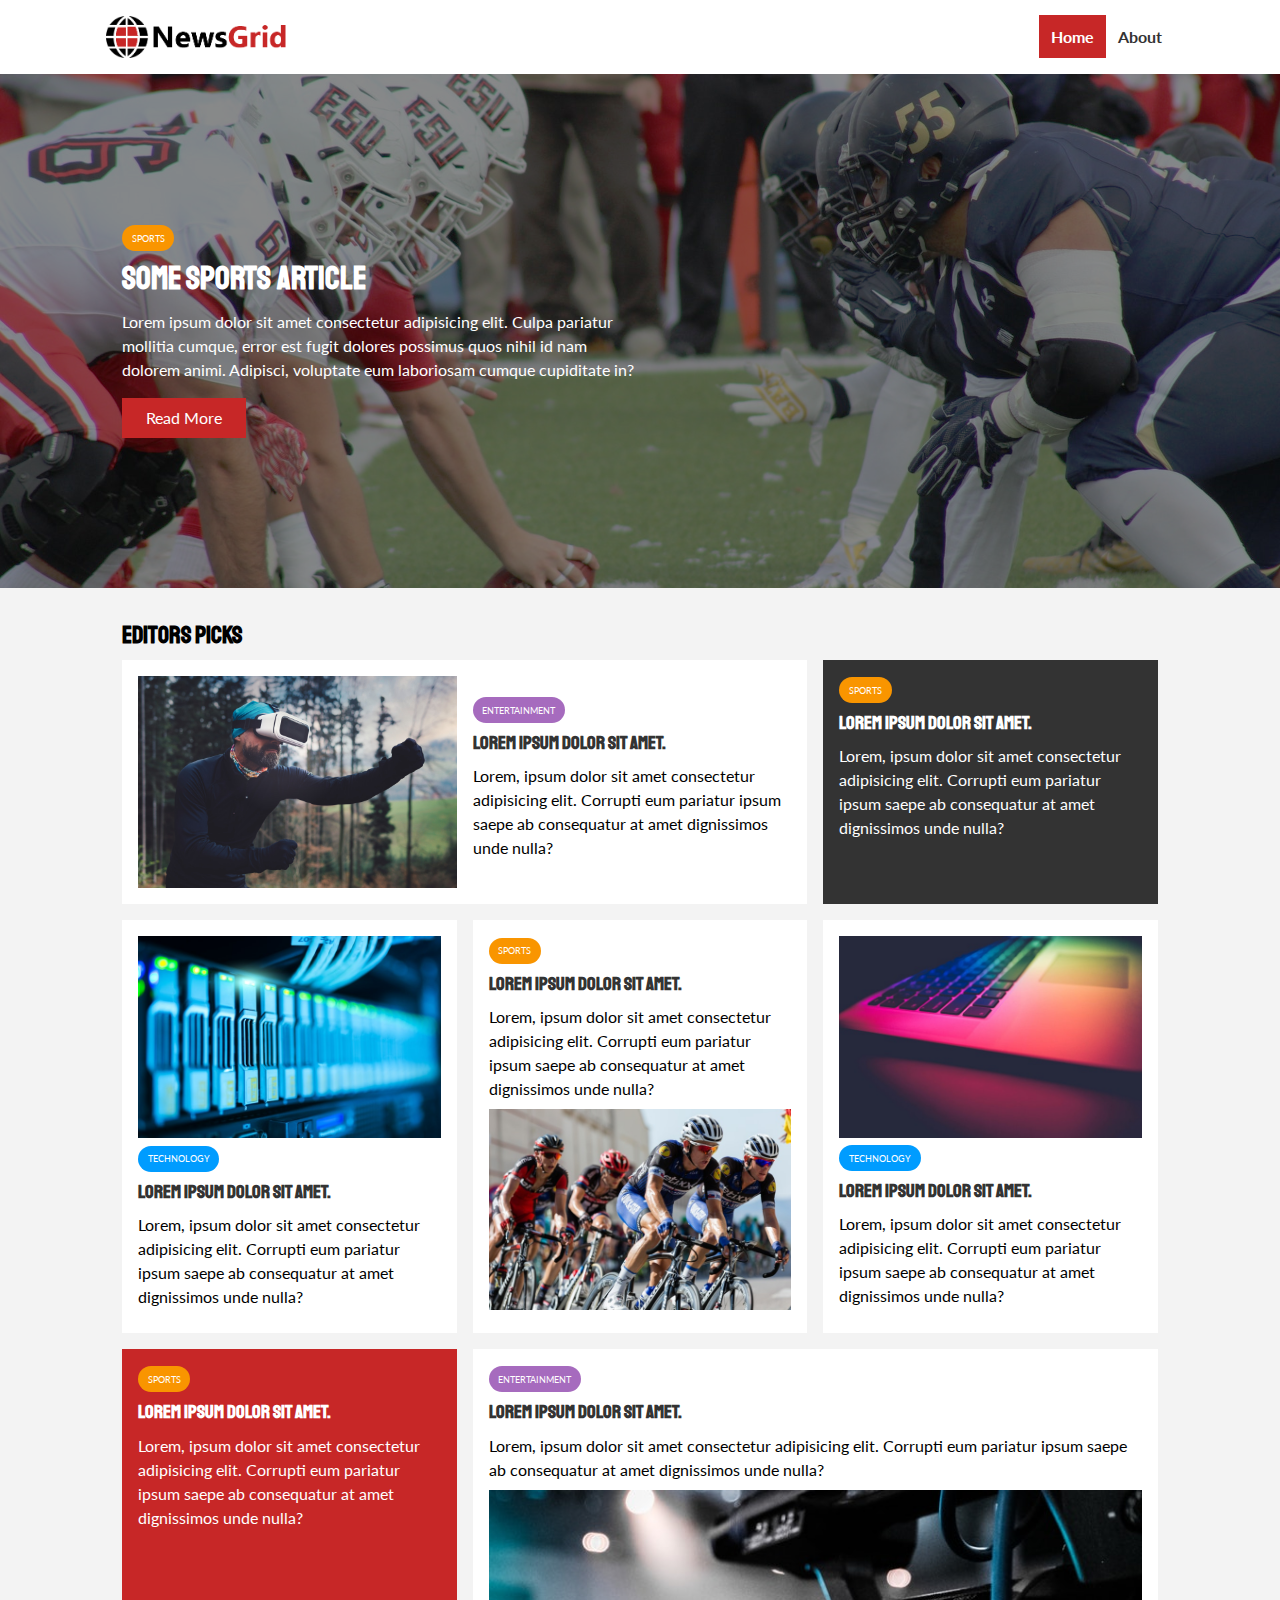
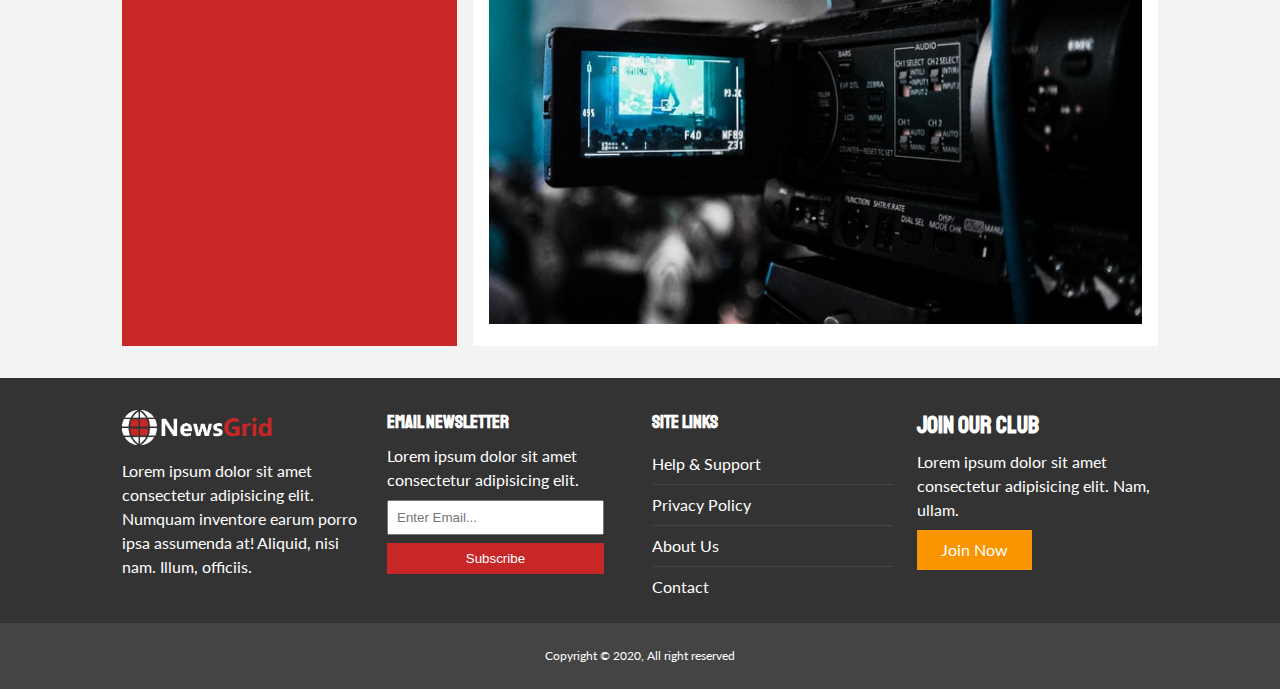
<file: index.html>
<!DOCTYPE html>
<html lang="en">
<head>
    <meta charset="UTF-8">
    <meta name="viewport" content="width=device-width, initial-scale=1.0">
    <link rel="stylesheet" href="https://cdnjs.cloudflare.com/ajax/libs/font-awesome/5.6.0/css/all.min.css" integrity="sha512-ykRBEJhyZ+B/BIJcBuOyUoIxh0OfdICfHPnPfBy7eIiyJv536ojTCsgX8aqrLQ9VJZHGz4tvYyzOM0lkgmQZGw==" crossorigin="anonymous" />
    <link rel="stylesheet" href="./css/style.css">
    <link rel="stylesheet" media="screen and (max-width:768px)" href="./css/mobile.css">
    
    <!-- Favicon -->
    <link rel="apple-touch-icon" sizes="180x180" href="/apple-touch-icon.png">
    <link rel="icon" type="image/png" sizes="32x32" href="/favicon-32x32.png">
    <link rel="icon" type="image/png" sizes="16x16" href="/favicon-16x16.png">
    <link rel="manifest" href="/site.webmanifest">

    <title>NewsGrid | Latest News</title>
</head>
<body>

    <!-- Navbar -->
    <nav id="main-nav">
        <div class="container">
            <img src="./img/logo.png" alt="NewsGrid" class="logo">
            <div class="social">
                <a href="https://facebook.com" target="_blank"><i class="fab fa-facebook fa-2x"></i></a>
                <a href="https://twitter.com" target="_blank"><i class="fab fa-twitter fa-2x"></i></a>
                <a href="https://instagram.com" target="_blank"><i class="fab fa-instagram fa-2x"></i></a>
                <a href="https://youtube.com" target="_blank"><i class="fab fa-youtube fa-2x"></i></a>
            </div>

            <ul>
                <li><a href="index.html" class="current">Home</a></li>
                <li><a href="about.html">About</a></li>
            </ul>
        </div>
    </nav>
    

    <!-- Showcase -->
    <header id="showcase">
        <div class="container">
            <div class="showcase-container">
                <div class="showcase-content">
                    <div class="category category-sports">
                        Sports
                    </div>
                    <h1>Some Sports Article</h1>
                    <p>Lorem ipsum dolor sit amet consectetur adipisicing elit. Culpa pariatur mollitia cumque, error est fugit dolores possimus quos nihil id nam dolorem animi. Adipisci, voluptate eum laboriosam cumque cupiditate in?</p>
                    <a href="article.html" class="btn btn-primary">Read More</a>
                </div>
            </div>
        </div>
    </header>

    <!-- Home Articles -->
    <section id="home-articles" class="py-2">
        <div class="container">
            <h2>Editors Picks</h2>
            <div class="articles-container">

                <article class="card">
                    <img src="./img/articles/ent1.jpg" alt="">
                    <div>
                        <div class="category category-ent">Entertainment</div>
                        <h3>
                            <a href="article.html">Lorem ipsum dolor sit amet.</a>
                        </h3>
                        <p>Lorem, ipsum dolor sit amet consectetur adipisicing elit. Corrupti eum pariatur ipsum saepe ab consequatur at amet dignissimos unde nulla?</p>
                    </div>
                </article>

                <article class="card bg-dark">
                    <div class="category category-sports">Sports</div>
                    <h3>
                        <a href="article.html">Lorem ipsum dolor sit amet.</a>
                    </h3>
                    <p>Lorem, ipsum dolor sit amet consectetur adipisicing elit. Corrupti eum pariatur ipsum saepe ab consequatur at amet dignissimos unde nulla?</p>
                    
                </article>


                <article class="card">
                    <img src="./img/articles/tech1.jpg" alt="" srcset="">
                    <div class="category category-tech">Technology</div>
                    <h3>
                        <a href="article.html">Lorem ipsum dolor sit amet.</a>
                    </h3>
                    <p>Lorem, ipsum dolor sit amet consectetur adipisicing elit. Corrupti eum pariatur ipsum saepe ab consequatur at amet dignissimos unde nulla?</p>
                    
                </article>

                <article class="card">
                    <div class="category category-sports">Sports</div>
                    <h3>
                        <a href="article.html">Lorem ipsum dolor sit amet.</a>
                    </h3>
                    <p>Lorem, ipsum dolor sit amet consectetur adipisicing elit. Corrupti eum pariatur ipsum saepe ab consequatur at amet dignissimos unde nulla?</p>
                    
                    <img src="./img/articles/sports1.jpg" alt="" srcset="">
                </article>


                <article class="card">
                    <img src="./img/articles/tech2.jpg" alt="" srcset="">
                    <div class="category category-tech">Technology</div>
                    <h3>
                        <a href="article.html">Lorem ipsum dolor sit amet.</a>
                    </h3>
                    <p>Lorem, ipsum dolor sit amet consectetur adipisicing elit. Corrupti eum pariatur ipsum saepe ab consequatur at amet dignissimos unde nulla?</p>
                    
                </article>

                <article class="card bg-primary">
                    <div class="category category-sports">Sports</div>
                    <h3>
                        <a href="article.html">Lorem ipsum dolor sit amet.</a>
                    </h3>
                    <p>Lorem, ipsum dolor sit amet consectetur adipisicing elit. Corrupti eum pariatur ipsum saepe ab consequatur at amet dignissimos unde nulla?</p>
                    
                </article>

                <article class="card">
                    <div>
                        <div class="category category-ent">Entertainment</div>
                        <h3>
                            <a href="article.html">Lorem ipsum dolor sit amet.</a>
                        </h3>
                        <p>Lorem, ipsum dolor sit amet consectetur adipisicing elit. Corrupti eum pariatur ipsum saepe ab consequatur at amet dignissimos unde nulla?</p>
                    </div>
                    <img src="./img/articles/ent2.jpg" alt="">
                </article>
            </div>
        </div>
    </section>

    <!-- Footer -->
    <footer id="main-footer" class="py-2">
        <div class="container footer-container">
            <div>
                <img src="./img/logo_light.png" alt="NewsGrid" srcset="">
                <p>Lorem ipsum dolor sit amet consectetur adipisicing elit. Numquam inventore earum porro ipsa assumenda at! Aliquid, nisi nam. Illum, officiis.</p>
            </div>

            <div>
                <h3>Email Newsletter</h3>
                <p>Lorem ipsum dolor sit amet consectetur adipisicing elit.</p>
                <form name="contact" method="POST" data-netlify="true">
                    <input name="email" type="email" placeholder="Enter Email...">
                    <input type="submit" value="Subscribe" class="btn btn-primary">
                </form>
            </div>

            <div>
                <h3>Site Links</h3>
                <ul class="list">
                    <li><a href="#">Help & Support</a></li>
                    <li><a href="#">Privacy Policy</a></li>
                    <li><a href="#">About Us</a></li>
                    <li><a href="#">Contact</a></li>
                </ul>
            </div>

            <div>
                <h2>Join Our Club</h2>
                <p>Lorem ipsum dolor sit amet consectetur adipisicing elit. Nam, ullam.</p>
                <a href="#" class="btn btn-secondary">Join Now</a>
            </div>

        </div>

        <div class="footer-copyright">
            <p>
                Copyright &copy; 2020, All right reserved
            </p>
        </div>
    </footer>

</body>
</html>
</file>
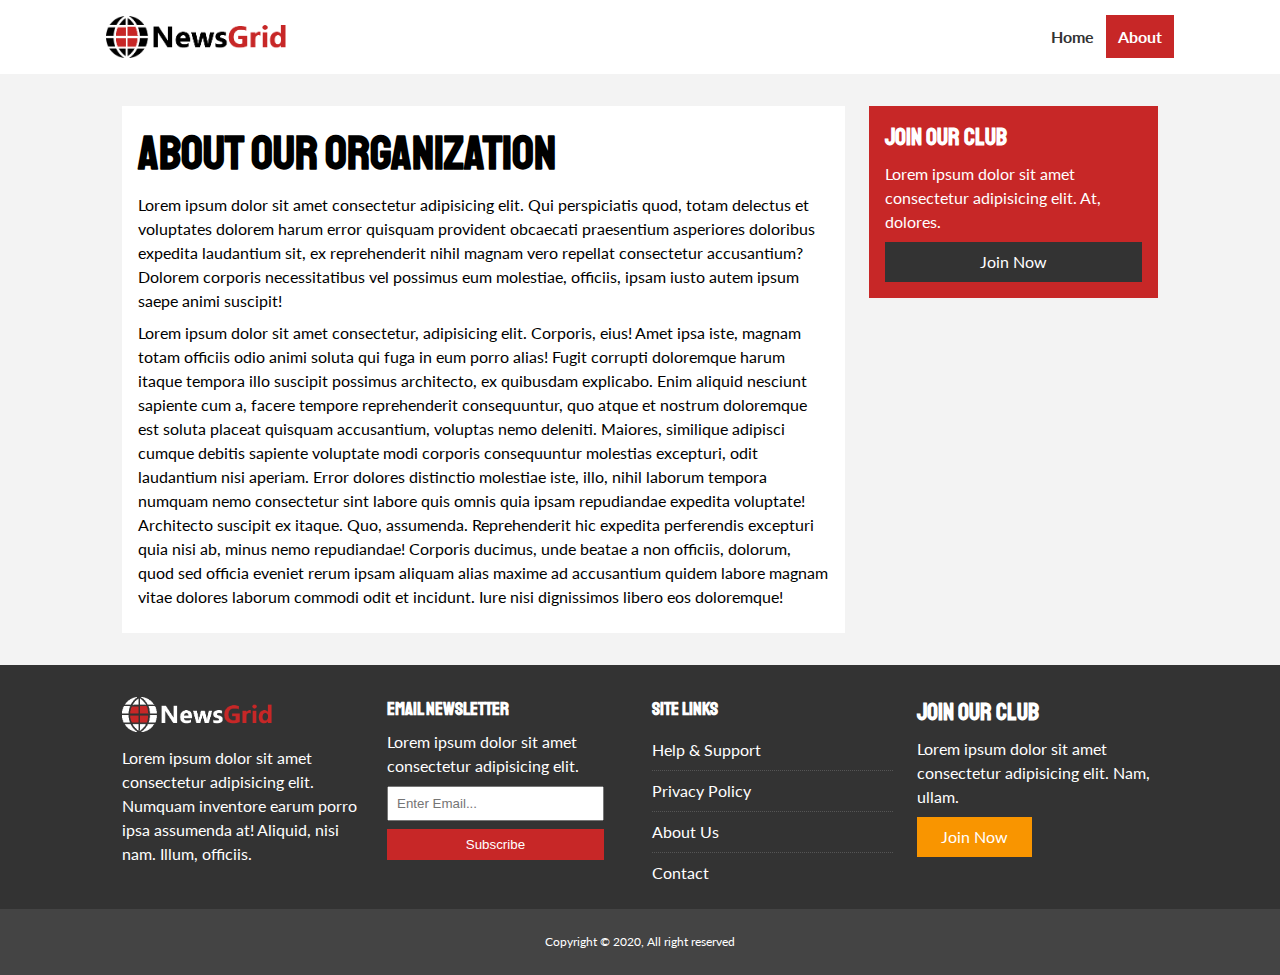
<file: about.html>
<!DOCTYPE html>
<html lang="en">
<head>
    <meta charset="UTF-8">
    <meta name="viewport" content="width=device-width, initial-scale=1.0">
    <link rel="stylesheet" href="https://cdnjs.cloudflare.com/ajax/libs/font-awesome/5.6.0/css/all.min.css" integrity="sha512-ykRBEJhyZ+B/BIJcBuOyUoIxh0OfdICfHPnPfBy7eIiyJv536ojTCsgX8aqrLQ9VJZHGz4tvYyzOM0lkgmQZGw==" crossorigin="anonymous" />
    <link rel="stylesheet" href="./css/style.css">
    <link rel="stylesheet" media="screen and (max-width:768px)" href="./css/mobile.css">
    
    <!-- Favicon -->
    <link rel="apple-touch-icon" sizes="180x180" href="/apple-touch-icon.png">
    <link rel="icon" type="image/png" sizes="32x32" href="/favicon-32x32.png">
    <link rel="icon" type="image/png" sizes="16x16" href="/favicon-16x16.png">
    <link rel="manifest" href="/site.webmanifest">

    <title>NewsGrid | About</title>
</head>
<body>

    <!-- Navbar -->
    <nav id="main-nav">
        <div class="container">
            <img src="./img/logo.png" alt="NewsGrid" class="logo">
            <div class="social">
                <a href="https://facebook.com" target="_blank"><i class="fab fa-facebook fa-2x"></i></a>
                <a href="https://twitter.com" target="_blank"><i class="fab fa-twitter fa-2x"></i></a>
                <a href="https://instagram.com" target="_blank"><i class="fab fa-instagram fa-2x"></i></a>
                <a href="https://youtube.com" target="_blank"><i class="fab fa-youtube fa-2x"></i></a>
            </div>

            <ul>
                <li><a href="index.html" >Home</a></li>
                <li><a href="about.html" class="current">About</a></li>
            </ul>
        </div> 
    </nav>
    
    <!-- Section : About -->

    <section id="about">
        <div class="container">
            <div class="page-container">
                <article class="card">
                    <h1 class="l-heading">About Our Organization</h1>
                    <p>Lorem ipsum dolor sit amet consectetur adipisicing elit. Qui perspiciatis quod, totam delectus et voluptates dolorem harum error quisquam provident obcaecati praesentium asperiores doloribus expedita laudantium sit, ex reprehenderit nihil magnam vero repellat consectetur accusantium? Dolorem corporis necessitatibus vel possimus eum molestiae, officiis, ipsam iusto autem ipsum saepe animi suscipit!</p>
                    <p>Lorem ipsum dolor sit amet consectetur, adipisicing elit. Corporis, eius! Amet ipsa iste, magnam totam officiis odio animi soluta qui fuga in eum porro alias! Fugit corrupti doloremque harum itaque tempora illo suscipit possimus architecto, ex quibusdam explicabo. Enim aliquid nesciunt sapiente cum a, facere tempore reprehenderit consequuntur, quo atque et nostrum doloremque est soluta placeat quisquam accusantium, voluptas nemo deleniti. Maiores, similique adipisci cumque debitis sapiente voluptate modi corporis consequuntur molestias excepturi, odit laudantium nisi aperiam. Error dolores distinctio molestiae iste, illo, nihil laborum tempora numquam nemo consectetur sint labore quis omnis quia ipsam repudiandae expedita voluptate! Architecto suscipit ex itaque. Quo, assumenda. Reprehenderit hic expedita perferendis excepturi quia nisi ab, minus nemo repudiandae! Corporis ducimus, unde beatae a non officiis, dolorum, quod sed officia eveniet rerum ipsam aliquam alias maxime ad accusantium quidem labore magnam vitae dolores laborum commodi odit et incidunt. Iure nisi dignissimos libero eos doloremque!</p>
                </article>

                <aside class="card bg-primary">
                    <h2>Join Our Club</h2>
                    <p>Lorem ipsum dolor sit amet consectetur adipisicing elit. At, dolores.</p>
                    <a href="#" class="btn btn-dark btn-block">Join Now</a>
                </aside>
            </div>
        </div>
    </section>

    

    <!-- Footer -->
    <footer id="main-footer" class="py-2">
        <div class="container footer-container">
            <div>
                <img src="./img/logo_light.png" alt="NewsGrid" srcset="">
                <p>Lorem ipsum dolor sit amet consectetur adipisicing elit. Numquam inventore earum porro ipsa assumenda at! Aliquid, nisi nam. Illum, officiis.</p>
            </div>

            <div>
                <h3>Email Newsletter</h3>
                <p>Lorem ipsum dolor sit amet consectetur adipisicing elit.</p>
                <form name="contact" method="POST" data-netlify="true">
                    <input name="email" type="email" placeholder="Enter Email...">
                    <input type="submit" value="Subscribe" class="btn btn-primary">
                </form>
            </div>

            <div>
                <h3>Site Links</h3>
                <ul class="list">
                    <li><a href="#">Help & Support</a></li>
                    <li><a href="#">Privacy Policy</a></li>
                    <li><a href="#">About Us</a></li>
                    <li><a href="#">Contact</a></li>
                </ul>
            </div>

            <div>
                <h2>Join Our Club</h2>
                <p>Lorem ipsum dolor sit amet consectetur adipisicing elit. Nam, ullam.</p>
                <a href="#" class="btn btn-secondary">Join Now</a>
            </div>

        </div>

        <div class="footer-copyright">
            <p>
                Copyright &copy; 2020, All right reserved
            </p>
        </div>
    </footer>

</body>
</html>
</file>
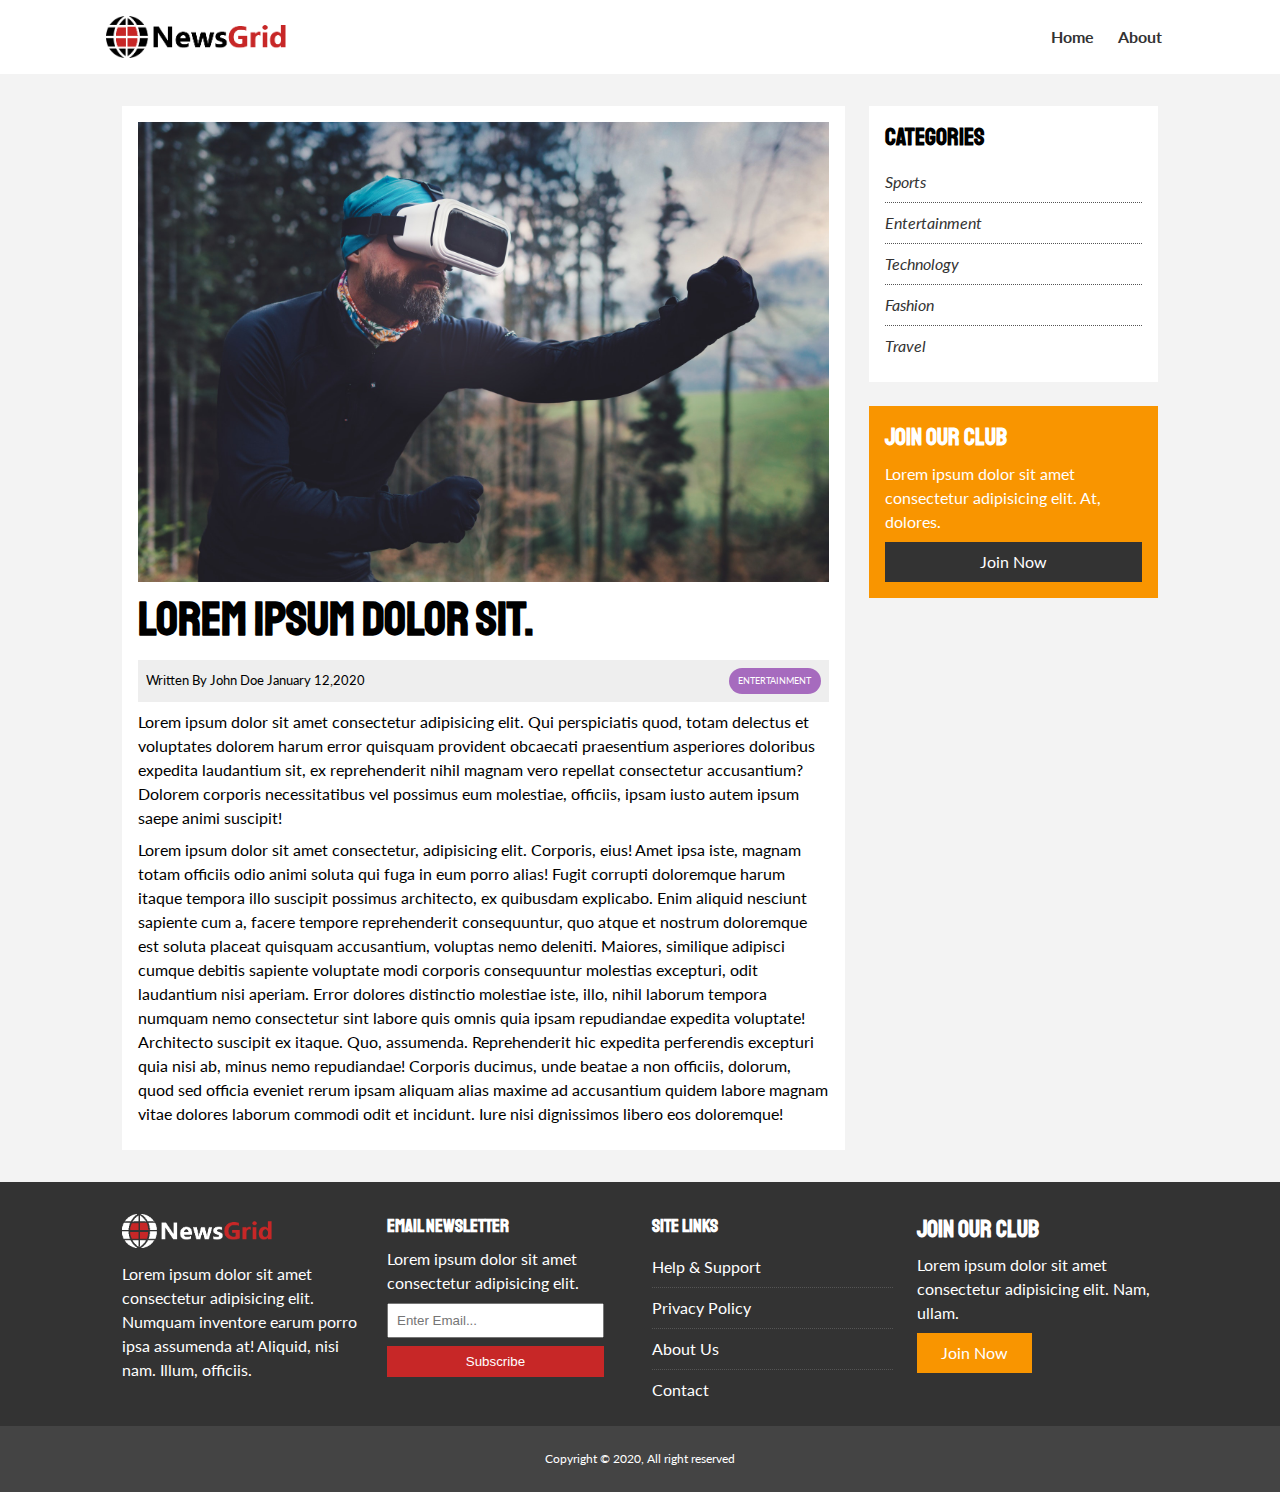
<file: article.html>
<!DOCTYPE html>
<html lang="en">
<head>
    <meta charset="UTF-8">
    <meta name="viewport" content="width=device-width, initial-scale=1.0">
    <link rel="stylesheet" href="https://cdnjs.cloudflare.com/ajax/libs/font-awesome/5.6.0/css/all.min.css" integrity="sha512-ykRBEJhyZ+B/BIJcBuOyUoIxh0OfdICfHPnPfBy7eIiyJv536ojTCsgX8aqrLQ9VJZHGz4tvYyzOM0lkgmQZGw==" crossorigin="anonymous" />
    <link rel="stylesheet" href="./css/style.css">
    <link rel="stylesheet" media="screen and (max-width:768px)" href="./css/mobile.css">
    
    <!-- Favicon -->
    <link rel="apple-touch-icon" sizes="180x180" href="/apple-touch-icon.png">
    <link rel="icon" type="image/png" sizes="32x32" href="/favicon-32x32.png">
    <link rel="icon" type="image/png" sizes="16x16" href="/favicon-16x16.png">
    <link rel="manifest" href="/site.webmanifest">

    <title>NewsGrid | Latest News</title>
</head>
<body>

    <!-- Navbar -->
    <nav id="main-nav">
        <div class="container">
            <img src="./img/logo.png" alt="NewsGrid" class="logo">
            <div class="social">
                <a href="https://facebook.com" target="_blank"><i class="fab fa-facebook fa-2x"></i></a>
                <a href="https://twitter.com" target="_blank"><i class="fab fa-twitter fa-2x"></i></a>
                <a href="https://instagram.com" target="_blank"><i class="fab fa-instagram fa-2x"></i></a>
                <a href="https://youtube.com" target="_blank"><i class="fab fa-youtube fa-2x"></i></a>
            </div>

            <ul>
                <li><a href="index.html" >Home</a></li>
                <li><a href="about.html" >About</a></li>
            </ul>
        </div> 
    </nav>
    
    <!-- Section : About -->

    <section id="article">
        <div class="container">
            <div class="page-container">
                <article class="card">
                    <img src="./img/articles/ent1.jpg" alt="" srcset="">
                    <h1 class="l-heading">Lorem ipsum dolor sit.</h1>
                    <div class="meta">
                        <small>
                            <i class="fas fa-user"></i> Written By John Doe January 12,2020
                        </small>
                        <div class="category category-ent">Entertainment</div>
                    </div>
                    <p>Lorem ipsum dolor sit amet consectetur adipisicing elit. Qui perspiciatis quod, totam delectus et voluptates dolorem harum error quisquam provident obcaecati praesentium asperiores doloribus expedita laudantium sit, ex reprehenderit nihil magnam vero repellat consectetur accusantium? Dolorem corporis necessitatibus vel possimus eum molestiae, officiis, ipsam iusto autem ipsum saepe animi suscipit!</p>
                    <p>Lorem ipsum dolor sit amet consectetur, adipisicing elit. Corporis, eius! Amet ipsa iste, magnam totam officiis odio animi soluta qui fuga in eum porro alias! Fugit corrupti doloremque harum itaque tempora illo suscipit possimus architecto, ex quibusdam explicabo. Enim aliquid nesciunt sapiente cum a, facere tempore reprehenderit consequuntur, quo atque et nostrum doloremque est soluta placeat quisquam accusantium, voluptas nemo deleniti. Maiores, similique adipisci cumque debitis sapiente voluptate modi corporis consequuntur molestias excepturi, odit laudantium nisi aperiam. Error dolores distinctio molestiae iste, illo, nihil laborum tempora numquam nemo consectetur sint labore quis omnis quia ipsam repudiandae expedita voluptate! Architecto suscipit ex itaque. Quo, assumenda. Reprehenderit hic expedita perferendis excepturi quia nisi ab, minus nemo repudiandae! Corporis ducimus, unde beatae a non officiis, dolorum, quod sed officia eveniet rerum ipsam aliquam alias maxime ad accusantium quidem labore magnam vitae dolores laborum commodi odit et incidunt. Iure nisi dignissimos libero eos doloremque!</p>
                </article>

                <aside id="categories" class="card">
                    <h2>Categories</h2>
                    <ul class="list">
                        <li><a href="#"><i class="fas fa-chevron-right"> Sports</i></a></li>
                        <li><a href="#"><i class="fas fa-chevron-right"> Entertainment</i></a></li>
                        <li><a href="#"><i class="fas fa-chevron-right"> Technology</i></a></li>
                        <li><a href="#"><i class="fas fa-chevron-right"> Fashion</i></a></li>
                        <li><a href="#"><i class="fas fa-chevron-right"> Travel</i></a></li>
                    </ul>
                </aside>

                <aside class="card bg-secondary">
                    <h2>Join Our Club</h2>
                    <p>Lorem ipsum dolor sit amet consectetur adipisicing elit. At, dolores.</p>
                    <a href="#" class="btn btn-dark btn-block">Join Now</a>
                </aside>
            </div>
        </div>
    </section>

    

    <!-- Footer -->
    <footer id="main-footer" class="py-2">
        <div class="container footer-container">
            <div>
                <img src="./img/logo_light.png" alt="NewsGrid" srcset="">
                <p>Lorem ipsum dolor sit amet consectetur adipisicing elit. Numquam inventore earum porro ipsa assumenda at! Aliquid, nisi nam. Illum, officiis.</p>
            </div>

            <div>
                <h3>Email Newsletter</h3>
                <p>Lorem ipsum dolor sit amet consectetur adipisicing elit.</p>
                <form name="contact" method="POST" data-netlify="true">
                    <input name="email" type="email" placeholder="Enter Email...">
                    <input type="submit" value="Subscribe" class="btn btn-primary">
                </form>
            </div>

            <div>
                <h3>Site Links</h3>
                <ul class="list">
                    <li><a href="#">Help & Support</a></li>
                    <li><a href="#">Privacy Policy</a></li>
                    <li><a href="#">About Us</a></li>
                    <li><a href="#">Contact</a></li>
                </ul>
            </div>

            <div>
                <h2>Join Our Club</h2>
                <p>Lorem ipsum dolor sit amet consectetur adipisicing elit. Nam, ullam.</p>
                <a href="#" class="btn btn-secondary">Join Now</a>
            </div>

        </div>

        <div class="footer-copyright">
            <p>
                Copyright &copy; 2020, All right reserved
            </p>
        </div>
    </footer>

</body>
</html>
</file>
<file: css/style.css>
@import url('https://fonts.googleapis.com/css2?family=Lato&family=Staatliches&display=swap');

:root{
    --primary-color: #c72727;
    --secondary-color:#f99500;

    --light-color:#f3f3f3;
    --dark-color:#333;

    --max-width:1100px;
}

/* font-family: 'Lato', sans-serif; */
/* font-family: 'Staatliches', cursive; */

.category{
    --sports-color:#f99500;
    --ent-color:#a66bbe;
    --tech-color:#009cff;
}

/* Reset */
*{
    margin:0px;
    padding:0px;
    box-sizing: border-box;
}

body{
    font-family: 'Lato', sans-serif;
    line-height: 1.5;
    background: var(--light-color);
}

a{
    color:#333;
    text-decoration: none;
}

p{
    margin:0.5rem 0;
}

ul{
    list-style-type: none;
}

img{
    width: 100%;
}

h1,h2,h3,h4,h5,h6{
    font-family: 'Staatliches', cursive;
    margin-bottom: .55rem;
    line-height: 1.3;
}

/* Reset END Here */

/* Utility Classes */

.container{
    max-width: var(--max-width);
    margin:auto;
    padding:0 2rem;
    overflow: hidden;
}



.category{
    display: inline-block;
    color:#fff;
    text-transform: uppercase;
    padding:0.4rem 0.6rem;
    font-size: 0.55rem;
    border-radius: 15px;
    margin-bottom: 0.5rem;
}

.category-sports{
background: var(--sports-color);
}
.category-ent{
background: var(--ent-color);
}
.category-tech{
background: var(--tech-color);
}

.btn{
    display: inline-block;
    border:none;
    background:var(--dark-color);
    color:#fff;
    padding:0.5rem 1.5rem;
}

.btn-light{
    background: var(--light-color);
}
.btn-primary{
    background: var(--primary-color);
}
.btn-secondary{
    background: var(--secondary-color);
}

.btn:hover{
    opacity: 0.9;
}

.btn-block{
    display: block;
    width: 100%;
    text-align: center;
}

.card{
    background: #fff;
    padding:1rem;
}

.bg-dark{
    background: var(--dark-color);
    color: #fff;
}
.bg-primary{
    background: var(--primary-color);
    color: #fff;
}
.bg-secondary{
    background: var(--secondary-color);
    color: #fff;
}

.bg-dark h1,
.bg-dark h2,
.bg-dark h3,
.bg-dark a,

.bg-primary h1,
.bg-primary h2,
.bg-primary h3,
.bg-primary a,

.bg-secondary h1,
.bg-secondary h2,
.bg-secondary h3,
.bg-secondary a{
    color:#fff;
}




.py-1{padding:1.5rem 0;}
.py-2{padding:2rem 0;}
.py-3{padding:3rem 0;}

.p-1{padding:1.5rem;}
.p-2{padding:2rem;}
.p-3{padding:3rem;}

.l-heading{
    font-size: 3rem;
}

.list li {
    padding:.5rem 0;
    border-bottom: #555 dotted 1px;
}
.list li:last-child{
    border:none;
}
.list li a:hover{
    color:var(--primary-color);
}

/* Inner page grid container */
.page-container{
    display: grid;
    grid-template-columns: 5fr 2fr;
    margin: 2rem 0;
    gap:1.5rem;
}
.page-container > *:first-child{
    grid-row: 1 / span 10;
}
/* Main Nav */

#main-nav{
    background: #fff;
    position: sticky;
    top: 0;
    z-index: 2;
}

#main-nav .container{
    display: grid;
    grid-template-columns: 6fr 3fr 2fr;
    padding:1rem;
    align-items: center;
}

#main-nav .logo{
    width: 180px;
}

#main-nav .social{
    justify-self: center;
}

#main-nav .social i{
    color:#777;
    margin-right: .5rem;
    transition: color .2s ease-in-out;
}

#main-nav .social .fa-facebook:hover{
    color:#3b5998;
}
#main-nav .social .fa-twitter:hover{
    color:#00aced;
}
#main-nav .social .fa-instagram:hover{
    color:#517fa4;
}
#main-nav .social .fa-youtube:hover{
    color:#cb2027;
}

#main-nav  ul{
    justify-self: flex-end;
    display: flex;

}

#main-nav ul li a{
    padding:0.75rem;
    font-weight: bold;
}

#main-nav ul li a.current{
    background:var(--primary-color);
    color:#fff;
}

#main-nav ul li a:hover{
    background: var(--light-color);
    color:var(--dark-color)
}


/* Showcase */

#showcase{
    color:#fff;
    background: rgba(51, 51, 51, 0.582) url('../img/featured.jpg') no-repeat center center/cover;
    background-blend-mode: darken;

    padding:2rem;
}

#showcase .showcase-container{
    display: grid;
    grid-template-columns: repeat(2,1fr);
    justify-content: center;
    align-items: center;
    height: 50vh;
}

#showcase .showcase-container p{
    margin-bottom: 1rem;
}


/* Home Articles */

#home-articles  .articles-container {
    display: grid;
    grid-template-columns: repeat(3,1fr);
    gap:1rem;
}

#home-articles  .articles-container > *:first-child{
    display: grid;
    grid-template-columns: repeat(2,1fr);
    gap:1rem;
    align-items: center;
    grid-column: 1 / span 2;
}
#home-articles  .articles-container > *:last-child{
    grid-column: 2 / span 2;
}

/* Articles */

#article .meta{
    display: flex;
    justify-content: space-between;
    align-items: center;
    background: #eee;
    padding:0.5rem;
}

#article .meta > *:last-child{
    margin:auto 0;
}


/* Footer */

#main-footer{
    background: var(--dark-color);
    color:#fff;

    padding-bottom: 0;
}

#main-footer img{
    width:150px;
}

#main-footer a{
    color:#fff;
}

#main-footer .footer-container{
    display: grid;
    grid-template-columns: repeat(4,1fr );
    gap:1.5rem;
   
}

#main-footer .list li a:hover{
    color:var(--primary-color);
}

.footer-copyright{
    background: #444;
    padding:1rem;
    text-align: center;
    font-size: .75rem;
    
    margin-top: 1rem;
}

/* #main-footer .footer-container > *:last-child{
    background: #444;
    grid-column: 1 / span 4;
    padding:.5rem;
    text-align: center;
    font-size: .75rem;
} */

#main-footer .footer-container input[type='email']{
    width: 90%;
    padding:.5rem;
    margin-bottom: .5rem;
}

#main-footer .footer-container input[type="submit"]{
    width: 90%;
}
</file>
<file: css/mobile.css>
/* Main Nav */

#main-nav .social{
    display: none;
}

#main-nav .container{
    grid-template-columns: 1fr;
    gap:2rem;
}

#main-nav .logo,
#main-nav  ul{
    justify-self: center;

}

#main-nav ul li a{
    padding:0.5rem;
}


/* Home   Articles*/

#home-articles  .articles-container {
    grid-template-columns: repeat(2,1fr);
    
}

#home-articles  .articles-container > *:first-child,
#home-articles  .articles-container > *:last-child{
    grid-template-columns: 1fr;
    grid-column: 1 
}



/* Media Queries */

@media(max-width:600px){
    /* Stack Grid Items */

    #showcase .showcase-container{
        grid-template-columns: 1fr;
        height: 100vh;
    }
    
    #home-articles  .articles-container,
    #main-footer .footer-container {
        grid-template-columns: 1fr;
        
    }

    #main-footer .footer-container > * {
        border-bottom: 1px dotted #444;
        padding-bottom: 1rem;
    }

    #main-footer .footer-container > *:last-child{
        border:none;
    }

    .page-container{
        grid-template-columns: 1fr;
        text-align: center;
    }

    .page-container > *:first-child {
        grid-row: 1;
    }
}
</file>
